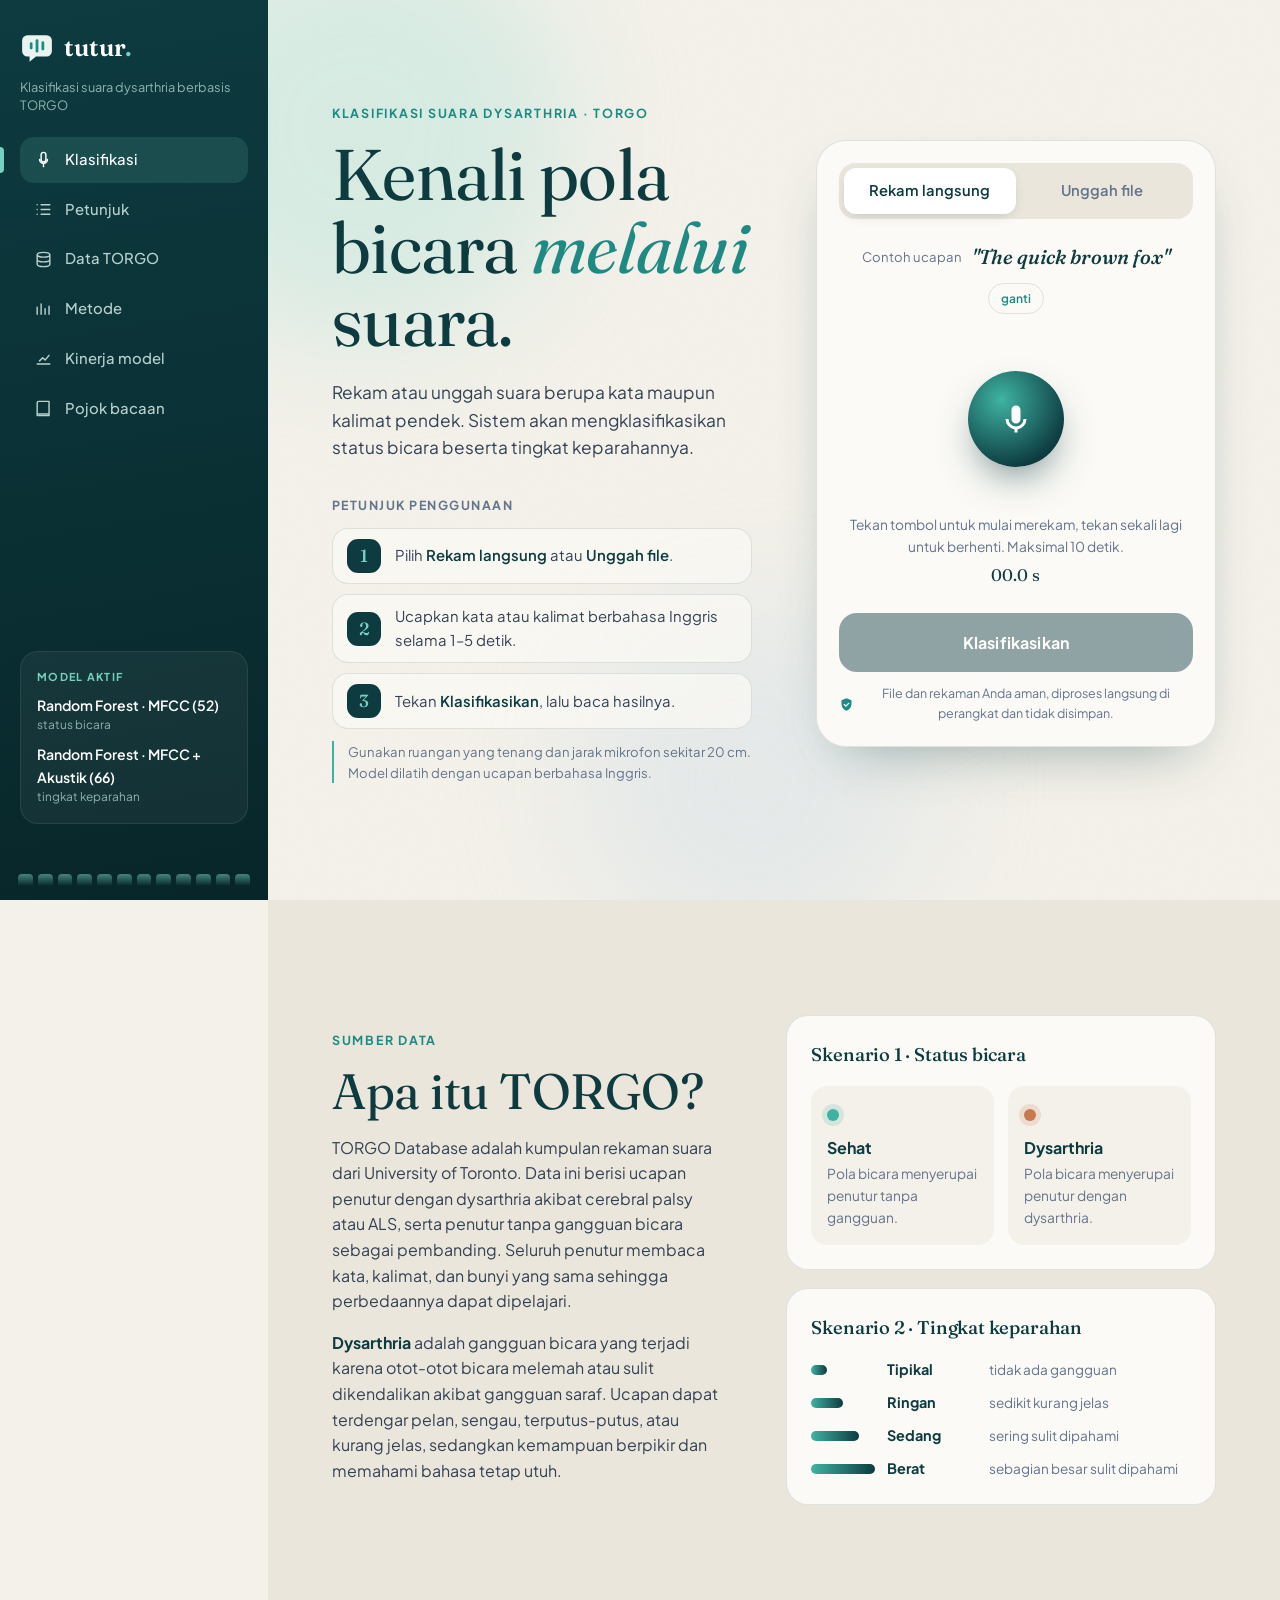
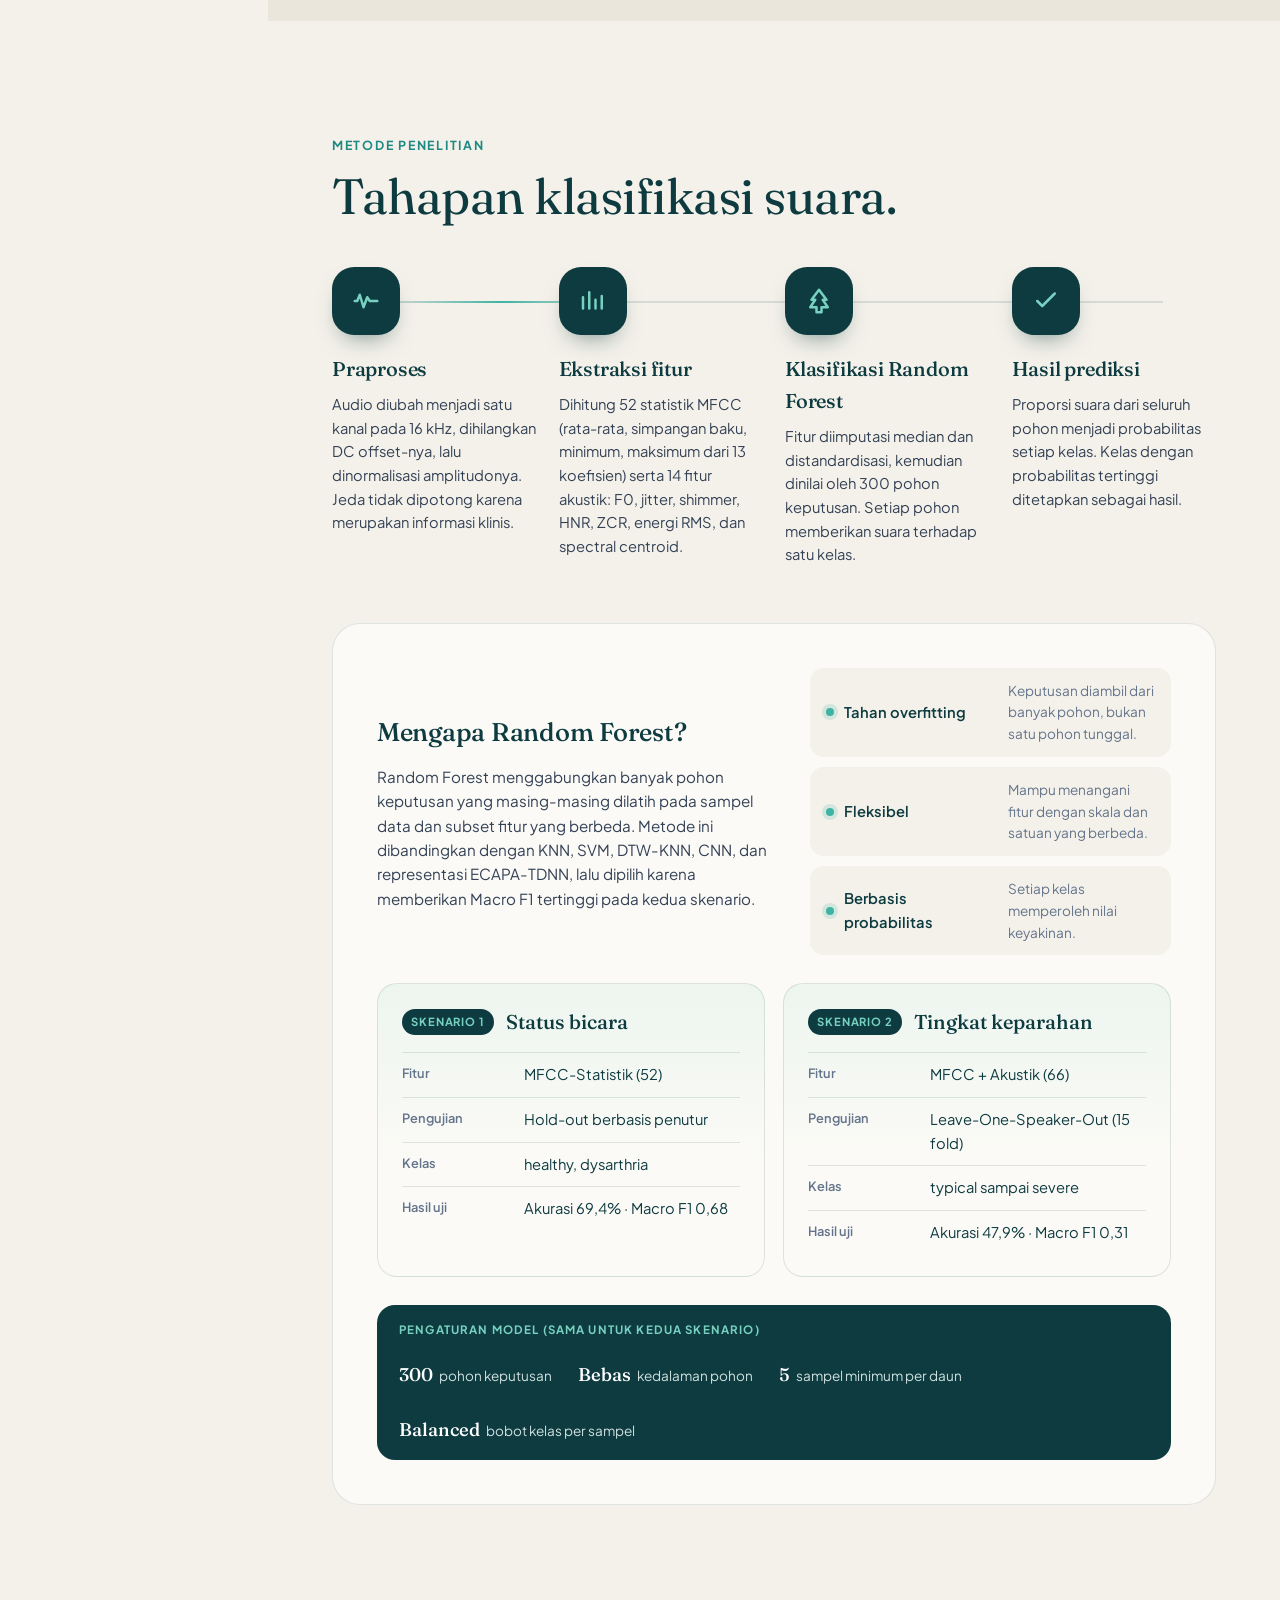
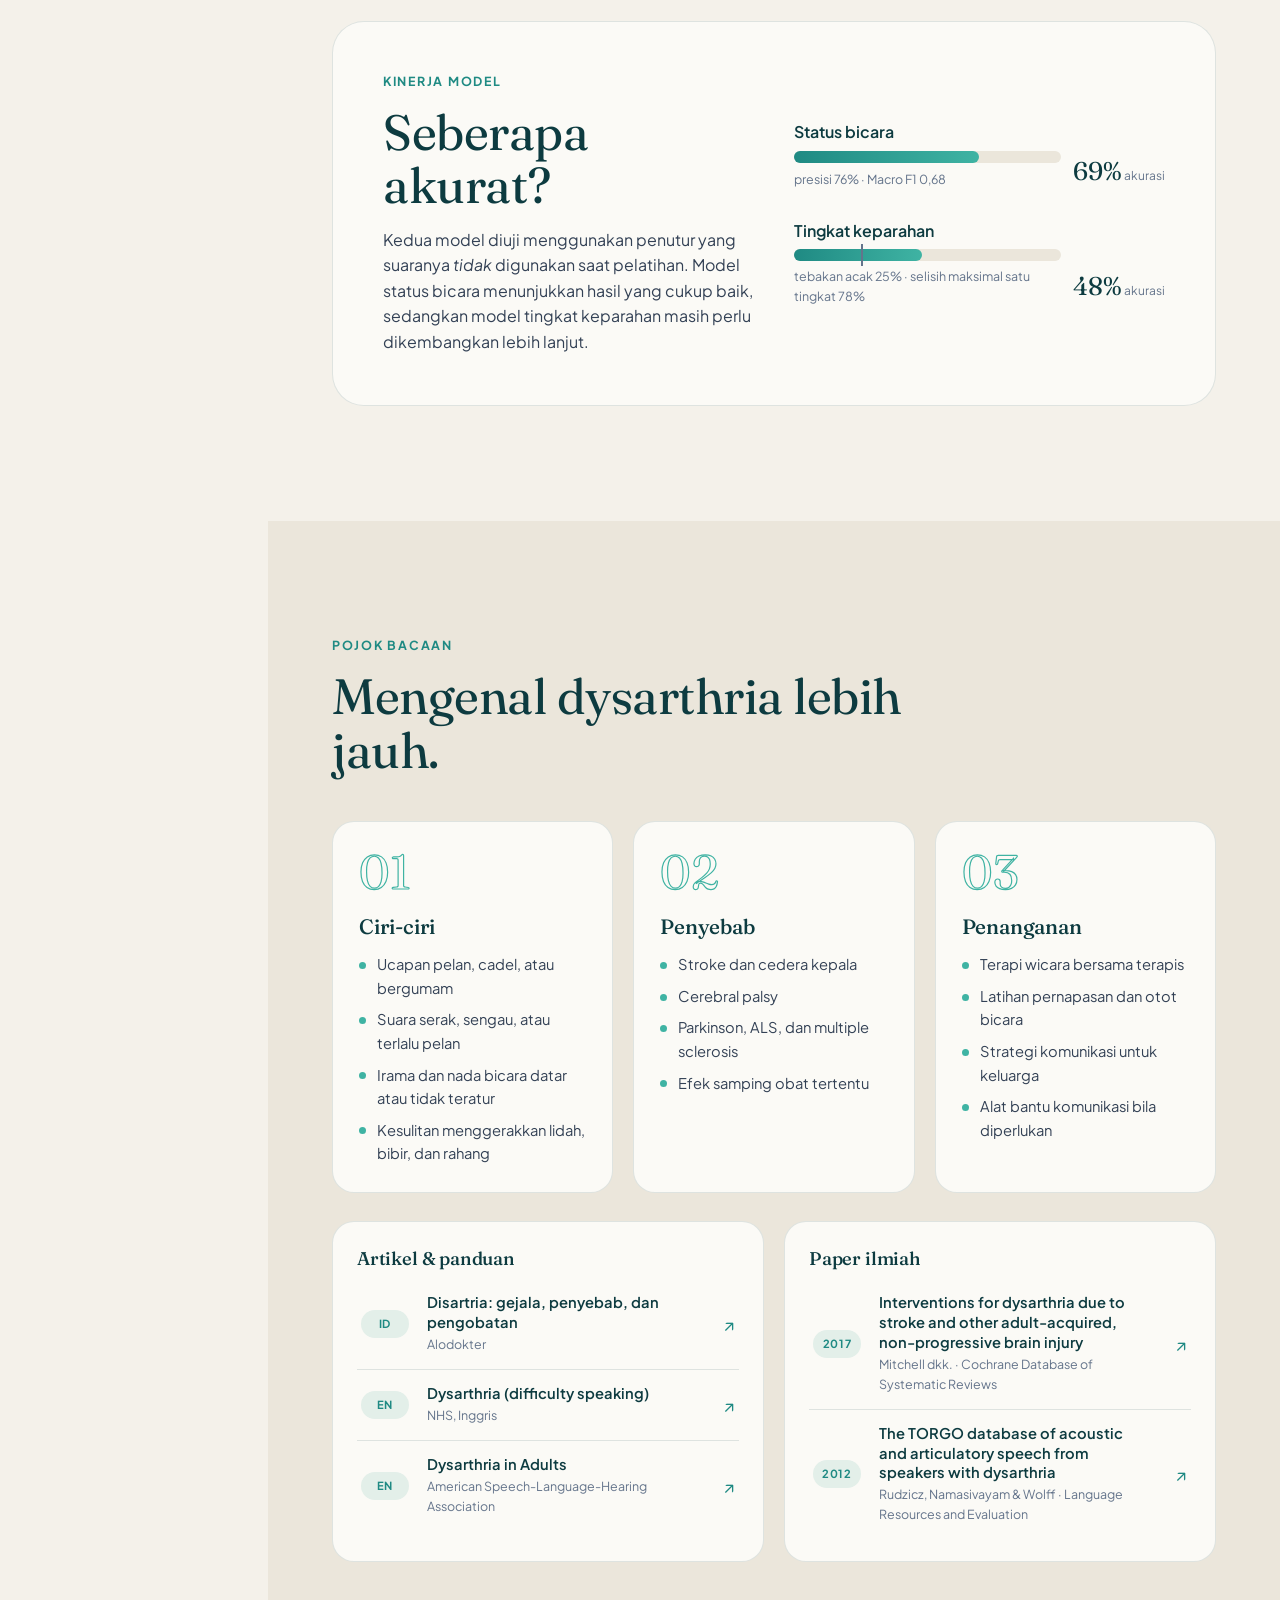
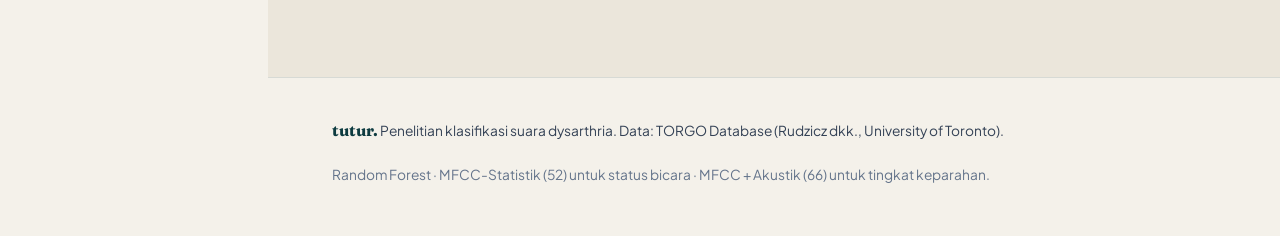
<file: index.html>
<!doctype html>
<html lang="id">
<head>
  <meta charset="utf-8" />
  <meta name="viewport" content="width=device-width, initial-scale=1" />
  <title>tutur. · Klasifikasi Suara Dysarthria</title>
  <meta name="description" content="Klasifikasi status bicara dan tingkat keparahan dysarthria dari rekaman suara menggunakan Random Forest, berbasis TORGO Database." />
  <link rel="preconnect" href="https://fonts.googleapis.com" />
  <link rel="preconnect" href="https://fonts.gstatic.com" crossorigin />
  <link href="https://fonts.googleapis.com/css2?family=Fraunces:ital,opsz,wght@0,9..144,300..700;1,9..144,300..600&family=Plus+Jakarta+Sans:wght@400;500;600;700&display=swap" rel="stylesheet" />
  <link rel="stylesheet" href="assets/css/style.css" />
  <link rel="icon" href="data:image/svg+xml,%3Csvg xmlns='http://www.w3.org/2000/svg' viewBox='0 0 32 32'%3E%3Cpath d='M7 4h18a5 5 0 0 1 5 5v10a5 5 0 0 1-5 5H15l-6 5v-5H7a5 5 0 0 1-5-5V9a5 5 0 0 1 5-5z' fill='%230d3b40'/%3E%3Cpath d='M10.5 12v4M16 9v10M21.5 11v6' stroke='%2378d1c0' stroke-width='2.6' stroke-linecap='round'/%3E%3C/svg%3E" />
</head>
<body>
  <div class="grain" aria-hidden="true"></div>

  <!-- ============ SIDEBAR ============ -->
  <aside class="side" id="side">
    <a class="brand" href="#coba" aria-label="tutur, kembali ke atas">
      <svg class="logo" viewBox="0 0 32 32" width="34" height="34" aria-hidden="true">
        <path d="M7 4h18a5 5 0 0 1 5 5v10a5 5 0 0 1-5 5H15l-6 5v-5H7a5 5 0 0 1-5-5V9a5 5 0 0 1 5-5z" fill="#e9f4f1"/>
        <path class="lb1" d="M10.5 12v4" /><path class="lb2" d="M16 9v10" /><path class="lb3" d="M21.5 11v6" />
      </svg>
      <span>tutur<em>.</em></span>
    </a>
    <p class="side-tag">Klasifikasi suara dysarthria berbasis TORGO</p>

    <nav class="side-nav" id="sideNav">
      <a href="#coba" class="active"><svg viewBox="0 0 24 24"><path d="M12 15a3 3 0 0 0 3-3V6a3 3 0 0 0-6 0v6a3 3 0 0 0 3 3Zm5-3a5 5 0 0 1-10 0M12 17v4"/></svg>Klasifikasi</a>
      <a href="#petunjuk"><svg viewBox="0 0 24 24"><path d="M9 6h11M9 12h11M9 18h11M4 6h.01M4 12h.01M4 18h.01"/></svg>Petunjuk</a>
      <a href="#torgo"><svg viewBox="0 0 24 24"><path d="M4 6c0-1.7 3.6-3 8-3s8 1.3 8 3-3.6 3-8 3-8-1.3-8-3Zm0 0v12c0 1.7 3.6 3 8 3s8-1.3 8-3V6M4 12c0 1.7 3.6 3 8 3s8-1.3 8-3"/></svg>Data TORGO</a>
      <a href="#metode"><svg viewBox="0 0 24 24"><path d="M4 18V9M9 18V5M14 18v-7M19 18V8"/></svg>Metode</a>
      <a href="#kinerja"><svg viewBox="0 0 24 24"><path d="M4 19h16M7 15l4-4 3 3 5-6"/></svg>Kinerja model</a>
      <a href="#bacaan"><svg viewBox="0 0 24 24"><path d="M4 5a2 2 0 0 1 2-2h13v16H6a2 2 0 0 0-2 2V5Zm0 16a2 2 0 0 1 2-2h13v2H6"/></svg>Pojok bacaan</a>
    </nav>

    <div class="side-card">
      <span>Model aktif</span>
      <b>Random Forest · MFCC (52)</b><small>status bicara</small>
      <b>Random Forest · MFCC + Akustik (66)</b><small>tingkat keparahan</small>
    </div>
    <div class="side-wave" aria-hidden="true"><i></i><i></i><i></i><i></i><i></i><i></i><i></i><i></i><i></i><i></i><i></i><i></i></div>
  </aside>

  <header class="mob-bar">
    <a class="brand" href="#coba">
      <svg class="logo" viewBox="0 0 32 32" width="30" height="30" aria-hidden="true">
        <path d="M7 4h18a5 5 0 0 1 5 5v10a5 5 0 0 1-5 5H15l-6 5v-5H7a5 5 0 0 1-5-5V9a5 5 0 0 1 5-5z" fill="#e9f4f1"/>
        <path class="lb1" d="M10.5 12v4" /><path class="lb2" d="M16 9v10" /><path class="lb3" d="M21.5 11v6" />
      </svg>
      <span>tutur<em>.</em></span>
    </a>
    <button class="burger" id="burger" type="button" aria-label="Buka menu" aria-expanded="false"><i></i><i></i><i></i></button>
  </header>
  <div class="scrim" id="scrim"></div>

  <main class="content">
    <!-- ============ KLASIFIKASI ============ -->
    <section class="hero" id="coba">
      <div class="hero-bg" aria-hidden="true"><span class="blob b1"></span><span class="blob b2"></span></div>

      <div class="hero-copy reveal">
        <p class="kicker">Klasifikasi suara dysarthria · TORGO</p>
        <h1>Kenali pola bicara <em>melalui</em> suara.</h1>
        <p class="lede">Rekam atau unggah suara berupa kata maupun kalimat pendek. Sistem akan mengklasifikasikan status bicara beserta tingkat keparahannya.</p>

        <div class="guide" id="petunjuk">
          <p class="guide-title">Petunjuk penggunaan</p>
          <ol>
            <li><b>1</b><span>Pilih <em>Rekam langsung</em> atau <em>Unggah file</em>.</span></li>
            <li><b>2</b><span>Ucapkan kata atau kalimat berbahasa Inggris selama 1–5 detik.</span></li>
            <li><b>3</b><span>Tekan <em>Klasifikasikan</em>, lalu baca hasilnya.</span></li>
          </ol>
          <p class="guide-tip">Gunakan ruangan yang tenang dan jarak mikrofon sekitar 20 cm. Model dilatih dengan ucapan berbahasa Inggris.</p>
        </div>
      </div>

      <div class="studio reveal" id="studio">
        <div class="tabs" role="tablist">
          <button class="tab active" role="tab" aria-selected="true" data-tab="rekam">Rekam langsung</button>
          <button class="tab" role="tab" aria-selected="false" data-tab="unggah">Unggah file</button>
          <span class="tab-ink" aria-hidden="true"></span>
        </div>

        <div class="panel" data-panel="rekam">
          <div class="prompt">
            <span>Contoh ucapan</span>
            <strong id="promptWord">"The quick brown fox"</strong>
            <button class="ghost tiny" id="shuffle" type="button" title="ganti contoh">ganti</button>
          </div>
          <div class="mic-wrap">
            <canvas id="live" width="640" height="160" aria-hidden="true"></canvas>
            <button class="mic" id="micBtn" type="button" aria-label="Mulai merekam">
              <span class="ring r1"></span><span class="ring r2"></span>
              <svg viewBox="0 0 24 24" class="ico-mic"><path d="M12 15a3 3 0 0 0 3-3V6a3 3 0 0 0-6 0v6a3 3 0 0 0 3 3Zm5-3a5 5 0 0 1-10 0H5a7 7 0 0 0 6 6.92V21h2v-2.08A7 7 0 0 0 19 12h-2Z"/></svg>
              <svg viewBox="0 0 24 24" class="ico-stop"><rect x="6" y="6" width="12" height="12" rx="3"/></svg>
            </button>
          </div>
          <p class="mic-hint" id="micHint">Tekan tombol untuk mulai merekam, tekan sekali lagi untuk berhenti. Maksimal 10 detik.</p>
          <p class="timer" id="timer">00.0 s</p>
        </div>

        <div class="panel hidden" data-panel="unggah">
          <label class="drop" id="drop">
            <input type="file" id="fileInput" accept="audio/*,.wav,.mp3,.m4a,.ogg,.webm,.flac" />
            <svg viewBox="0 0 24 24" aria-hidden="true"><path d="M12 3 7 8h3v6h4V8h3l-5-5Zm-7 14v2h14v-2H5Z"/></svg>
            <b>Seret file suara ke area ini</b>
            <span>atau klik untuk memilih · wav, mp3, m4a, ogg, flac</span>
          </label>
        </div>

        <div class="clip hidden" id="clip">
          <canvas id="clipWave" width="640" height="90" aria-hidden="true"></canvas>
          <div class="clip-row">
            <button class="play" id="playBtn" type="button" aria-label="Putar">
              <svg viewBox="0 0 24 24" class="ico-play"><path d="M8 5v14l11-7z"/></svg>
              <svg viewBox="0 0 24 24" class="ico-pause"><path d="M7 5h4v14H7zM13 5h4v14h-4z"/></svg>
            </button>
            <div class="clip-meta"><b id="clipName">rekaman</b><span id="clipInfo">-</span></div>
            <button class="ghost tiny" id="clearBtn" type="button">hapus</button>
          </div>
          <audio id="player" preload="auto"></audio>
        </div>

        <button class="cta" id="analyzeBtn" type="button" disabled>
          <span class="cta-fill" id="ctaFill"></span>
          <span class="cta-label">Klasifikasikan</span>
          <span class="cta-bars" aria-hidden="true"><i></i><i></i><i></i><i></i><i></i></span>
        </button>
        <p class="note" id="studioNote">
          <svg viewBox="0 0 24 24" aria-hidden="true"><path d="M12 2 4 5v6c0 5 3.4 9.4 8 11 4.6-1.6 8-6 8-11V5l-8-3Zm-1 14-4-4 1.4-1.4L11 13.2l4.6-4.6L17 10l-6 6Z"/></svg>
          <span>File dan rekaman Anda aman, diproses langsung di perangkat dan tidak disimpan.</span>
        </p>
        <p class="note sub" id="modelNote"></p>
      </div>
    </section>

    <!-- ============ HASIL ============ -->
    <section class="results hidden" id="hasil" aria-live="polite">
      <div class="section-head">
        <p class="kicker">Hasil klasifikasi</p>
        <h2 id="resultTitle">Hasil klasifikasi suara.</h2>
      </div>
      <div class="result-grid">
        <article class="rcard status-card">
          <header><span class="chip">Skenario 1</span><h3>Status bicara</h3></header>
          <div class="gauge">
            <svg viewBox="0 0 200 200">
              <circle class="g-track" cx="100" cy="100" r="82" />
              <circle class="g-fill" id="gFill" cx="100" cy="100" r="82" />
            </svg>
            <div class="g-center"><b id="gPct">0%</b><span>probabilitas dysarthria</span></div>
          </div>
          <p class="verdict" id="statusVerdict">-</p>
          <div class="split-bar"><i id="sbHealthy"></i><i id="sbDys"></i></div>
          <div class="split-legend"><span>sehat <b id="pHealthy">-</b></span><span>dysarthria <b id="pDys">-</b></span></div>
        </article>

        <article class="rcard sev-card">
          <header><span class="chip">Skenario 2</span><h3>Tingkat keparahan</h3></header>
          <ol class="ladder" id="ladder"></ol>
          <p class="verdict" id="sevVerdict">-</p>
          <p class="small" id="sevNote"></p>
        </article>

        <article class="rcard feat-card">
          <header><span class="chip soft">Ringkasan</span><h3>Ciri akustik</h3></header>
          <dl class="feats" id="featList"></dl>
          <p class="small">Nilai di atas merupakan bagian dari fitur model, bukan ukuran klinis. Nada dan getaran paling stabil diukur pada vokal panjang.</p>
        </article>
      </div>
      <p class="disclaimer">Hasil ini merupakan keluaran model penelitian dan tidak menggantikan diagnosis. Untuk pemeriksaan, silakan berkonsultasi dengan dokter atau terapis wicara.</p>
    </section>

    <!-- ============ TORGO ============ -->
    <section class="torgo" id="torgo">
      <div class="torgo-intro reveal">
        <p class="kicker">Sumber data</p>
        <h2>Apa itu TORGO?</h2>
        <p>TORGO Database adalah kumpulan rekaman suara dari University of Toronto. Data ini berisi ucapan penutur dengan dysarthria akibat cerebral palsy atau ALS, serta penutur tanpa gangguan bicara sebagai pembanding. Seluruh penutur membaca kata, kalimat, dan bunyi yang sama sehingga perbedaannya dapat dipelajari.</p>
        <p><b>Dysarthria</b> adalah gangguan bicara yang terjadi karena otot-otot bicara melemah atau sulit dikendalikan akibat gangguan saraf. Ucapan dapat terdengar pelan, sengau, terputus-putus, atau kurang jelas, sedangkan kemampuan berpikir dan memahami bahasa tetap utuh.</p>
      </div>
      <div class="classes">
        <article class="ccard reveal">
          <h3>Skenario 1 · Status bicara</h3>
          <div class="pair">
            <div><span class="dot ok"></span><b>Sehat</b><p>Pola bicara menyerupai penutur tanpa gangguan.</p></div>
            <div><span class="dot warn"></span><b>Dysarthria</b><p>Pola bicara menyerupai penutur dengan dysarthria.</p></div>
          </div>
        </article>
        <article class="ccard reveal">
          <h3>Skenario 2 · Tingkat keparahan</h3>
          <ul class="scale">
            <li><i style="--l:1"></i><b>Tipikal</b><span>tidak ada gangguan</span></li>
            <li><i style="--l:2"></i><b>Ringan</b><span>sedikit kurang jelas</span></li>
            <li><i style="--l:3"></i><b>Sedang</b><span>sering sulit dipahami</span></li>
            <li><i style="--l:4"></i><b>Berat</b><span>sebagian besar sulit dipahami</span></li>
          </ul>
        </article>
      </div>
    </section>

    <!-- ============ METODE ============ -->
    <section class="process" id="metode">
      <div class="section-head reveal">
        <p class="kicker">Metode penelitian</p>
        <h2>Tahapan klasifikasi suara.</h2>
      </div>
      <div class="flow">
        <div class="flow-line" aria-hidden="true"><span></span></div>
        <div class="fstep reveal">
          <div class="ficon"><svg viewBox="0 0 24 24"><path d="M3 12h2l2-5 3 10 3-8 2 3h6"/></svg></div>
          <h3>Praproses</h3>
          <p>Audio diubah menjadi satu kanal pada 16 kHz, dihilangkan DC offset-nya, lalu dinormalisasi amplitudonya. Jeda tidak dipotong karena merupakan informasi klinis.</p>
        </div>
        <div class="fstep reveal">
          <div class="ficon"><svg viewBox="0 0 24 24"><path d="M4 18V9M9 18V5M14 18v-7M19 18V8"/></svg></div>
          <h3>Ekstraksi fitur</h3>
          <p>Dihitung 52 statistik MFCC (rata-rata, simpangan baku, minimum, maksimum dari 13 koefisien) serta 14 fitur akustik: F0, jitter, shimmer, HNR, ZCR, energi RMS, dan spectral centroid.</p>
        </div>
        <div class="fstep reveal">
          <div class="ficon"><svg viewBox="0 0 24 24"><path d="M12 3 6 11h3l-4 6h5v4h4v-4h5l-4-6h3z"/></svg></div>
          <h3>Klasifikasi Random Forest</h3>
          <p>Fitur diimputasi median dan distandardisasi, kemudian dinilai oleh 300 pohon keputusan. Setiap pohon memberikan suara terhadap satu kelas.</p>
        </div>
        <div class="fstep reveal">
          <div class="ficon"><svg viewBox="0 0 24 24"><path d="m5 12 4 4 10-10"/></svg></div>
          <h3>Hasil prediksi</h3>
          <p>Proporsi suara dari seluruh pohon menjadi probabilitas setiap kelas. Kelas dengan probabilitas tertinggi ditetapkan sebagai hasil.</p>
        </div>
      </div>

      <div class="method reveal">
        <div class="method-intro">
          <div>
            <h3>Mengapa Random Forest?</h3>
            <p>Random Forest menggabungkan banyak pohon keputusan yang masing-masing dilatih pada sampel data dan subset fitur yang berbeda. Metode ini dibandingkan dengan KNN, SVM, DTW-KNN, CNN, dan representasi ECAPA-TDNN, lalu dipilih karena memberikan Macro F1 tertinggi pada kedua skenario.</p>
          </div>
          <ul class="perks">
            <li><b>Tahan overfitting</b><span>Keputusan diambil dari banyak pohon, bukan satu pohon tunggal.</span></li>
            <li><b>Fleksibel</b><span>Mampu menangani fitur dengan skala dan satuan yang berbeda.</span></li>
            <li><b>Berbasis probabilitas</b><span>Setiap kelas memperoleh nilai keyakinan.</span></li>
          </ul>
        </div>

        <div class="scen-grid">
          <article class="scen">
            <header><span class="chip">Skenario 1</span><h4>Status bicara</h4></header>
            <dl>
              <div><dt>Fitur</dt><dd>MFCC-Statistik (52)</dd></div>
              <div><dt>Pengujian</dt><dd>Hold-out berbasis penutur</dd></div>
              <div><dt>Kelas</dt><dd>healthy, dysarthria</dd></div>
              <div><dt>Hasil uji</dt><dd>Akurasi 69,4% · Macro F1 0,68</dd></div>
            </dl>
          </article>
          <article class="scen">
            <header><span class="chip">Skenario 2</span><h4>Tingkat keparahan</h4></header>
            <dl>
              <div><dt>Fitur</dt><dd>MFCC + Akustik (66)</dd></div>
              <div><dt>Pengujian</dt><dd>Leave-One-Speaker-Out (15 fold)</dd></div>
              <div><dt>Kelas</dt><dd>typical sampai severe</dd></div>
              <div><dt>Hasil uji</dt><dd>Akurasi 47,9% · Macro F1 0,31</dd></div>
            </dl>
          </article>
        </div>

        <div class="shared">
          <span class="shared-label">Pengaturan model (sama untuk kedua skenario)</span>
          <ul>
            <li><b>300</b> pohon keputusan</li>
            <li><b>Bebas</b> kedalaman pohon</li>
            <li><b>5</b> sampel minimum per daun</li>
            <li><b>Balanced</b> bobot kelas per sampel</li>
          </ul>
        </div>
      </div>
    </section>

    <!-- ============ KINERJA ============ -->
    <section class="honest" id="kinerja">
      <div class="honest-card reveal">
        <div>
          <p class="kicker">Kinerja model</p>
          <h2>Seberapa akurat?</h2>
          <p>Kedua model diuji menggunakan penutur yang suaranya <em>tidak</em> digunakan saat pelatihan. Model status bicara menunjukkan hasil yang cukup baik, sedangkan model tingkat keparahan masih perlu dikembangkan lebih lanjut.</p>
        </div>
        <div class="meters">
          <div class="meter" data-val="69.4">
            <span class="m-label">Status bicara</span>
            <div class="m-bar"><i></i></div>
            <span class="m-val">69%<small> akurasi</small></span>
            <span class="m-sub">presisi 76% · Macro F1 0,68</span>
          </div>
          <div class="meter" data-val="47.9">
            <span class="m-label">Tingkat keparahan</span>
            <div class="m-bar"><i></i><b class="chance" style="--c:25%"></b></div>
            <span class="m-val">48%<small> akurasi</small></span>
            <span class="m-sub">tebakan acak 25% · selisih maksimal satu tingkat 78%</span>
          </div>
        </div>
      </div>
    </section>

    <!-- ============ POJOK BACAAN ============ -->
    <section class="reading" id="bacaan">
      <div class="section-head reveal">
        <p class="kicker">Pojok bacaan</p>
        <h2>Mengenal dysarthria lebih jauh.</h2>
      </div>
      <div class="read-grid">
        <article class="rcol reveal">
          <span class="rnum">01</span>
          <h3>Ciri-ciri</h3>
          <ul>
            <li>Ucapan pelan, cadel, atau bergumam</li>
            <li>Suara serak, sengau, atau terlalu pelan</li>
            <li>Irama dan nada bicara datar atau tidak teratur</li>
            <li>Kesulitan menggerakkan lidah, bibir, dan rahang</li>
          </ul>
        </article>
        <article class="rcol reveal">
          <span class="rnum">02</span>
          <h3>Penyebab</h3>
          <ul>
            <li>Stroke dan cedera kepala</li>
            <li>Cerebral palsy</li>
            <li>Parkinson, ALS, dan multiple sclerosis</li>
            <li>Efek samping obat tertentu</li>
          </ul>
        </article>
        <article class="rcol reveal">
          <span class="rnum">03</span>
          <h3>Penanganan</h3>
          <ul>
            <li>Terapi wicara bersama terapis</li>
            <li>Latihan pernapasan dan otot bicara</li>
            <li>Strategi komunikasi untuk keluarga</li>
            <li>Alat bantu komunikasi bila diperlukan</li>
          </ul>
        </article>
      </div>
      <div class="ref-wrap">
        <div class="ref-group reveal">
          <h3>Artikel &amp; panduan</h3>
          <ul class="links">
            <li><a href="https://www.alodokter.com/disartria" target="_blank" rel="noopener"><span class="tag">ID</span><span class="ref-txt"><b>Disartria: gejala, penyebab, dan pengobatan</b><small>Alodokter</small></span></a></li>
            <li><a href="https://www.nhs.uk/conditions/dysarthria/" target="_blank" rel="noopener"><span class="tag">EN</span><span class="ref-txt"><b>Dysarthria (difficulty speaking)</b><small>NHS, Inggris</small></span></a></li>
            <li><a href="https://www.asha.org/practice-portal/clinical-topics/dysarthria-in-adults/" target="_blank" rel="noopener"><span class="tag">EN</span><span class="ref-txt"><b>Dysarthria in Adults</b><small>American Speech-Language-Hearing Association</small></span></a></li>
          </ul>
        </div>
        <div class="ref-group reveal">
          <h3>Paper ilmiah</h3>
          <ul class="links">
            <li><a href="https://pubmed.ncbi.nlm.nih.gov/28121021/" target="_blank" rel="noopener"><span class="tag">2017</span><span class="ref-txt"><b>Interventions for dysarthria due to stroke and other adult-acquired, non-progressive brain injury</b><small>Mitchell dkk. · Cochrane Database of Systematic Reviews</small></span></a></li>
            <li><a href="https://doi.org/10.1007/s10579-011-9145-0" target="_blank" rel="noopener"><span class="tag">2012</span><span class="ref-txt"><b>The TORGO database of acoustic and articulatory speech from speakers with dysarthria</b><small>Rudzicz, Namasivayam &amp; Wolff · Language Resources and Evaluation</small></span></a></li>
          </ul>
        </div>
      </div>
    </section>

    <footer class="foot">
      <p><b>tutur.</b> Penelitian klasifikasi suara dysarthria. Data: TORGO Database (Rudzicz dkk., University of Toronto).</p>
      <p class="muted">Random Forest · MFCC-Statistik (52) untuk status bicara · MFCC + Akustik (66) untuk tingkat keparahan.</p>
    </footer>
  </main>

  <div class="toast" id="toast" role="status"></div>
  <script src="assets/js/app.js"></script>
</body>
</html>
</file>
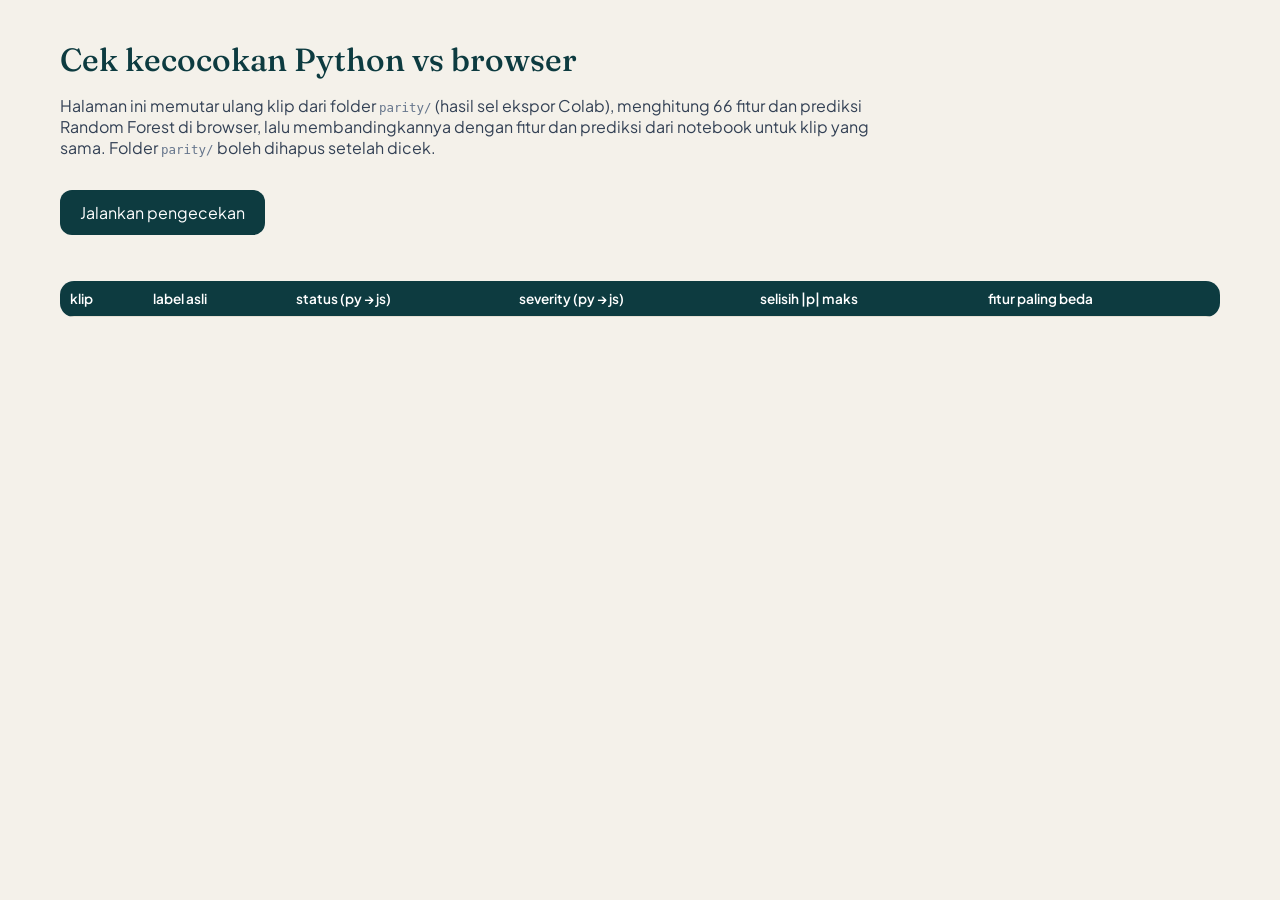
<file: cek.html>
<!doctype html>
<html lang="id">
<head>
  <meta charset="utf-8" />
  <meta name="viewport" content="width=device-width, initial-scale=1" />
  <title>tutur. · cek kecocokan model</title>
  <link href="https://fonts.googleapis.com/css2?family=Fraunces:opsz,wght@9..144,400..600&family=Plus+Jakarta+Sans:wght@400;600&display=swap" rel="stylesheet" />
  <style>
    body { font-family: "Plus Jakarta Sans", sans-serif; background: #f4f1ea; color: #334155; margin: 0; padding: 40px clamp(16px, 5vw, 60px); }
    h1 { font-family: Fraunces, serif; font-weight: 500; color: #0d3b40; margin: 0 0 6px; }
    p { max-width: 70ch; }
    button { font: inherit; background: #0d3b40; color: #fff; border: 0; border-radius: 12px; padding: 12px 20px; cursor: pointer; margin: 16px 0; }
    .sum { display: flex; gap: 14px; flex-wrap: wrap; margin: 10px 0 20px; }
    .sum div { background: #fff; border-radius: 14px; padding: 14px 18px; min-width: 160px; }
    .sum b { display: block; font-family: Fraunces, serif; font-size: 1.8rem; color: #0d3b40; font-weight: 500; }
    table { border-collapse: collapse; width: 100%; background: #fff; border-radius: 14px; overflow: hidden; font-size: .85rem; }
    th, td { padding: 9px 10px; border-bottom: 1px solid #e5e0d4; text-align: left; vertical-align: top; }
    th { background: #0d3b40; color: #fff; font-weight: 600; }
    .ok { color: #1f8a83; font-weight: 600; } .no { color: #b4572f; font-weight: 600; }
    code { font-size: .78rem; color: #64748b; }
  </style>
</head>
<body>
  <h1>Cek kecocokan Python vs browser</h1>
  <p>Halaman ini memutar ulang klip dari folder <code>parity/</code> (hasil sel ekspor Colab), menghitung 66 fitur dan prediksi Random Forest di browser, lalu membandingkannya dengan fitur dan prediksi dari notebook untuk klip yang sama. Folder <code>parity/</code> boleh dihapus setelah dicek.</p>
  <button id="run">Jalankan pengecekan</button>
  <div class="sum" id="sum"></div>
  <table id="tbl"><thead><tr><th>klip</th><th>label asli</th><th>status (py → js)</th><th>severity (py → js)</th><th>selisih |p| maks</th><th>fitur paling beda</th></tr></thead><tbody></tbody></table>
  <script>
  (async () => {
    const $ = (s) => document.querySelector(s);
    const worker = new Worker("assets/js/worker.js");
    const base = new URL("model", location.href).href;
    let id = 0; const wait = new Map();
    worker.onmessage = (e) => {
      const w = wait.get(e.data.id); if (!w) return;
      if (e.data.type === "progress") { if (e.data.stage === "unduh") $("#run").textContent = `Mengunduh model ${Math.round(100 * e.data.loaded / e.data.total)}%`; return; }
      wait.delete(e.data.id); e.data.type === "error" ? w.rej(new Error(e.data.message)) : w.res(e.data);
    };
    const call = (m, tr) => new Promise((res, rej) => { const i = ++id; wait.set(i, { res, rej }); worker.postMessage({ ...m, id: i, base }, tr || []); });
    const argmax = (a) => a.indexOf(Math.max(...a));
    $("#run").onclick = async () => {
      $("#run").disabled = true;
      const P = await (await fetch("parity/parity.json", { cache: "no-cache" })).json();
      const tb = $("#tbl tbody"); tb.innerHTML = "";
      let agreeS = 0, agreeV = 0, n = 0, worstP = 0; const featErr = {};
      for (const c of P.clips) {
        const ab = await (await fetch("parity/" + c.file)).arrayBuffer();
        const buf = await new OfflineAudioContext(1, 1, 16000).decodeAudioData(ab);
        const s = new Float32Array(buf.getChannelData(0));
        const r = await call({ type: "analyze", samples: s, sr: 16000 }, [s.buffer]);
        $("#run").textContent = `Klip ${n + 1}/${P.clips.length}`;
        const pyS = P.classes_status[argmax(c.py_status)], pyV = P.classes_severity[argmax(c.py_severity)];
        const okS = pyS === r.status.label, okV = pyV === r.severity.label;
        agreeS += okS; agreeV += okV; n++;
        const dP = Math.max(...c.py_status.map((v, i) => Math.abs(v - r.status.proba[i])), ...c.py_severity.map((v, i) => Math.abs(v - r.severity.proba[i])));
        worstP = Math.max(worstP, dP);
        const diffs = Object.entries(c.feats).map(([k, v]) => {
          const j = r.feats[k];
          if (v === null && !Number.isFinite(j)) return [k, 0];
          if (v === null || !Number.isFinite(j)) return [k, Infinity];
          return [k, Math.abs(v - j) / Math.max(1e-6, Math.abs(v))];
        });
        diffs.forEach(([k, d]) => { (featErr[k] = featErr[k] || []).push(d); });
        diffs.sort((a, b) => b[1] - a[1]);
        tb.insertAdjacentHTML("beforeend", `<tr><td>${c.file}<br><code>${c.speaker}</code></td><td>${c.label_status}<br><code>${c.label_severity}</code></td>
          <td class="${okS ? "ok" : "no"}">${pyS} → ${r.status.label}</td><td class="${okV ? "ok" : "no"}">${pyV} → ${r.severity.label}</td>
          <td>${dP.toFixed(3)}</td><td><code>${diffs.slice(0, 3).map(([k, d]) => `${k}: ${(d * 100).toFixed(2)}%`).join("<br>")}</code></td></tr>`);
      }
      const med = (a) => { const s = [...a].sort((x, y) => x - y); return s[Math.floor(s.length / 2)]; };
      const worst = Object.entries(featErr).map(([k, a]) => [k, med(a)]).sort((a, b) => b[1] - a[1]).slice(0, 4);
      $("#sum").innerHTML = `<div><b>${agreeS}/${n}</b>status sama</div><div><b>${agreeV}/${n}</b>severity sama</div><div><b>${worstP.toFixed(3)}</b>selisih probabilitas terbesar</div>
        <div><code>median selisih relatif terbesar</code><br>${worst.map(([k, v]) => `${k}: ${(v * 100).toFixed(2)}%`).join("<br>")}</div>`;
      $("#run").textContent = "Jalankan pengecekan";
      $("#run").disabled = false;
    };
  })();
  </script>
</body>
</html>
</file>
<file: assets/css/style.css>
:root {
  --deep: #0d3b40;
  --deep-2: #12505a;
  --teal: #1f8a83;
  --teal-2: #3fb3a3;
  --mint: #78d1c0;
  --slate: #334155;
  --slate-2: #64748b;
  --slate-3: #94a3b8;
  --paper: #f4f1ea;
  --paper-2: #ebe6db;
  --card: #fbfaf6;
  --line: rgba(13, 59, 64, 0.12);
  --warn: #c7794f;
  --shadow: 0 24px 60px -28px rgba(13, 59, 64, 0.45);
  --r: 22px;
  --serif: "Fraunces", Georgia, serif;
  --sans: "Plus Jakarta Sans", system-ui, sans-serif;
}

* { box-sizing: border-box; }
html { scroll-behavior: smooth; }
body {
  margin: 0;
  font-family: var(--sans);
  color: var(--slate);
  background: var(--paper);
  line-height: 1.6;
  -webkit-font-smoothing: antialiased;
  overflow-x: hidden;
}
.grain {
  position: fixed; inset: 0; pointer-events: none; z-index: 0; opacity: 0.35;
  background-image: url("data:image/svg+xml,%3Csvg xmlns='http://www.w3.org/2000/svg' width='160' height='160'%3E%3Cfilter id='n'%3E%3CfeTurbulence baseFrequency='0.9' numOctaves='2' stitchTiles='stitch'/%3E%3CfeColorMatrix values='0 0 0 0 0.05 0 0 0 0 0.23 0 0 0 0 0.25 0 0 0 0.05 0'/%3E%3C/filter%3E%3Crect width='100%25' height='100%25' filter='url(%23n)'/%3E%3C/svg%3E");
}
main { position: relative; z-index: 1; }
:root { --side: 268px; }
h1, h2, h3 { font-family: var(--serif); color: var(--deep); font-weight: 500; letter-spacing: -0.01em; margin: 0; }
h1 em, h2 em { font-style: italic; color: var(--teal); }
p { margin: 0; }
button { font: inherit; cursor: pointer; }
.hidden { display: none !important; }

/* ---------- sidebar ---------- */
.side {
  position: fixed; top: 0; left: 0; bottom: 0; width: var(--side); z-index: 30;
  display: flex; flex-direction: column; gap: 22px;
  padding: 28px 20px 0;
  background: linear-gradient(170deg, #0d3b40 0%, #0a2f33 60%, #082629 100%);
  color: #cfe0de; overflow: hidden auto; scrollbar-width: none;
  transition: transform .45s cubic-bezier(.6,.05,.2,1);
}
.brand { display: flex; align-items: center; gap: 10px; text-decoration: none; color: #fff; font-family: var(--serif); font-size: 1.55rem; font-weight: 600; }
.brand em { color: var(--mint); font-style: normal; }
.side-tag { font-size: .8rem; color: #8fb3ae; margin-top: -12px; line-height: 1.45; }
.side-nav { display: flex; flex-direction: column; gap: 4px; }
.side-nav a {
  position: relative; display: flex; align-items: center; gap: 12px;
  padding: 11px 14px; border-radius: 14px; text-decoration: none;
  color: #b9d1ce; font-size: .93rem; font-weight: 500;
  transition: background .25s, color .25s, padding-left .25s;
}
.side-nav a svg { width: 19px; height: 19px; fill: none; stroke: currentColor; stroke-width: 1.8; stroke-linecap: round; stroke-linejoin: round; flex: none; }
.side-nav a:hover { background: rgba(255,255,255,.06); color: #fff; padding-left: 18px; }
.side-nav a.active { background: rgba(120,209,192,.14); color: #fff; }
.side-nav a.active::before { content: ""; position: absolute; left: -20px; top: 10px; bottom: 10px; width: 4px; border-radius: 0 4px 4px 0; background: var(--mint); }
.side-card { margin-top: auto; background: rgba(255,255,255,.05); border: 1px solid rgba(255,255,255,.08); border-radius: 18px; padding: 16px; display: flex; flex-direction: column; }
.side-card span { font-size: .68rem; letter-spacing: .12em; text-transform: uppercase; color: var(--mint); font-weight: 700; margin-bottom: 8px; }
.side-card b { color: #fff; font-weight: 600; font-size: .88rem; }
.side-card small { color: #8fb3ae; font-size: .74rem; margin-bottom: 8px; }
.side-card small:last-child { margin-bottom: 0; }
.side-wave { display: flex; align-items: flex-end; gap: 5px; height: 54px; margin: 0 -2px; padding-bottom: 14px; opacity: .55; flex: none; }
.side-wave i { flex: 1; background: linear-gradient(180deg, var(--mint), transparent); border-radius: 4px 4px 0 0; height: 30%; animation: wv 2.4s ease-in-out infinite; }
.side-wave i:nth-child(3n) { animation-delay: -.6s; } .side-wave i:nth-child(3n+1) { animation-delay: -1.3s; } .side-wave i:nth-child(4n) { animation-delay: -1.9s; }
@keyframes wv { 50% { height: 95%; } }
.side::-webkit-scrollbar { display: none; }
@media (max-height: 720px) and (min-width: 981px) {
  .side { gap: 16px; padding-top: 22px; }
  .side-nav a { padding: 9px 14px; }
  .side-wave { display: none; }
  .side-card { margin-bottom: 18px; }
}
.content { margin-left: var(--side); }
.mob-bar, .scrim { display: none; }

.logo path[class^="lb"] { stroke: var(--teal); stroke-width: 2.6; stroke-linecap: round; transform-origin: center; transform-box: fill-box; animation: talk 1.6s ease-in-out infinite; }
.logo .lb2 { animation-delay: -.5s; }
.logo .lb3 { animation-delay: -1s; }
@keyframes talk { 50% { transform: scaleY(.5); } }

/* ---------- hero ---------- */
.hero {
  position: relative;
  display: grid; grid-template-columns: 1.05fr 1fr; gap: clamp(28px, 5vw, 72px); align-items: center;
  padding: clamp(40px, 7vw, 96px) clamp(18px, 5vw, 64px) clamp(60px, 8vw, 110px);
  min-height: 100vh;
}
.hero-bg { position: absolute; inset: 0; overflow: hidden; z-index: -1; }
.blob { position: absolute; border-radius: 50%; filter: blur(60px); opacity: .55; animation: drift 18s ease-in-out infinite alternate; }
.b1 { width: 420px; height: 420px; background: #bfe6dc; top: -80px; left: -120px; }
.b2 { width: 360px; height: 360px; background: #d9e3e8; bottom: -60px; left: 30%; animation-delay: -6s; }
.b3 { width: 300px; height: 300px; background: #cfe9e1; top: 20%; right: -80px; animation-delay: -11s; }
@keyframes drift { to { transform: translate(60px, 40px) scale(1.12); } }

.kicker { font-size: .78rem; letter-spacing: .14em; text-transform: uppercase; color: var(--teal); font-weight: 700; margin-bottom: 14px; }
.hero h1 { font-size: clamp(2.5rem, 5.6vw, 4.6rem); line-height: 1.02; font-weight: 400; max-width: 12ch; }
.lede { margin-top: 22px; font-size: 1.08rem; color: var(--slate); max-width: 46ch; }
.guide { margin-top: 34px; max-width: 520px; scroll-margin-top: 90px; }
.guide-title { font-size: .78rem; letter-spacing: .12em; text-transform: uppercase; font-weight: 700; color: var(--slate-2); margin-bottom: 12px; }
.guide ol { list-style: none; margin: 0; padding: 0; display: grid; gap: 10px; }
.guide li { display: flex; align-items: center; gap: 14px; background: rgba(251, 250, 246, .7); border: 1px solid var(--line); border-radius: 16px; padding: 10px 14px; transition: transform .3s, background .3s; }
.guide li:hover { transform: translateX(6px); background: var(--card); }
.guide li b { flex: none; width: 34px; height: 34px; border-radius: 11px; display: grid; place-items: center; background: var(--deep); color: var(--mint); font-family: var(--serif); font-size: 1.1rem; font-weight: 500; }
.guide li span { font-size: .93rem; }
.guide li em { font-style: normal; font-weight: 600; color: var(--deep); }
.guide-tip { margin-top: 12px; font-size: .82rem; color: var(--slate-2); padding-left: 14px; border-left: 2px solid var(--teal-2); }

/* ---------- studio ---------- */
.studio {
  background: var(--card);
  border: 1px solid var(--line);
  border-radius: 30px;
  padding: 22px;
  box-shadow: var(--shadow);
  position: relative;
}
.tabs { position: relative; display: grid; grid-template-columns: 1fr 1fr; background: var(--paper-2); border-radius: 16px; padding: 5px; }
.tab { position: relative; z-index: 1; border: 0; background: none; padding: 11px 8px; border-radius: 12px; font-weight: 600; font-size: .92rem; color: var(--slate-2); transition: color .3s; }
.tab.active { color: var(--deep); }
.tab-ink { position: absolute; top: 5px; bottom: 5px; left: 5px; width: calc(50% - 5px); background: #fff; border-radius: 12px; box-shadow: 0 4px 14px -6px rgba(13,59,64,.3); transition: transform .45s cubic-bezier(.6,.05,.2,1); }
.tabs[data-on="unggah"] .tab-ink { transform: translateX(100%); }
.panel { padding: 22px 6px 6px; animation: fadeUp .45s ease; }
@keyframes fadeUp { from { opacity: 0; transform: translateY(8px); } }

.prompt { display: flex; align-items: center; justify-content: center; gap: 10px; flex-wrap: wrap; text-align: center; }
.prompt span { font-size: .82rem; color: var(--slate-2); }
.prompt strong { font-family: var(--serif); font-size: 1.25rem; color: var(--deep); font-weight: 500; font-style: italic; }
.ghost { border: 1px solid var(--line); background: transparent; color: var(--teal); border-radius: 99px; padding: 5px 12px; font-weight: 600; transition: background .2s; }
.ghost:hover { background: var(--paper-2); }
.tiny { font-size: .75rem; }

.mic-wrap { position: relative; height: 190px; margin-top: 10px; display: grid; place-items: center; }
#live { position: absolute; inset: 15px 0; width: 100%; height: 160px; }
.mic {
  position: relative; width: 96px; height: 96px; border-radius: 50%; border: 0;
  background: radial-gradient(circle at 35% 30%, var(--teal-2), var(--deep) 75%);
  color: #fff; display: grid; place-items: center;
  box-shadow: 0 18px 40px -14px rgba(13,59,64,.7);
  transition: transform .25s;
}
.mic:hover { transform: scale(1.05); }
.mic svg { width: 36px; height: 36px; fill: currentColor; position: relative; z-index: 2; }
.mic .ico-stop { display: none; }
.mic.rec { background: radial-gradient(circle at 35% 30%, #e19a73, #a4532f 80%); }
.mic.rec .ico-mic { display: none; }
.mic.rec .ico-stop { display: block; }
.ring { position: absolute; inset: 0; border-radius: 50%; border: 2px solid var(--teal-2); opacity: 0; }
.mic:not(.rec) .ring { animation: ping 2.8s ease-out infinite; }
.mic:not(.rec) .r2 { animation-delay: 1.4s; }
.mic.rec .ring { border-color: #e19a73; animation: ping 1.2s ease-out infinite; }
@keyframes ping { 0% { transform: scale(1); opacity: .6; } 100% { transform: scale(1.9); opacity: 0; } }
.mic-hint { text-align: center; font-size: .86rem; color: var(--slate-2); }
.timer { text-align: center; font-family: var(--serif); font-size: 1.05rem; color: var(--deep); margin-top: 4px; font-variant-numeric: tabular-nums; }

.drop {
  display: flex; flex-direction: column; align-items: center; gap: 6px; text-align: center;
  border: 2px dashed rgba(31,138,131,.35); border-radius: 22px; padding: 46px 20px; cursor: pointer;
  background: linear-gradient(180deg, rgba(120,209,192,.08), transparent);
  transition: border-color .25s, transform .25s, background .25s;
}
.drop input { display: none; }
.drop svg { width: 40px; height: 40px; fill: var(--teal); margin-bottom: 6px; animation: bob 2.4s ease-in-out infinite; }
.drop b { color: var(--deep); font-weight: 600; }
.drop span { font-size: .82rem; color: var(--slate-2); }
.drop.over { border-color: var(--teal); transform: scale(1.01); background: rgba(120,209,192,.15); }
@keyframes bob { 50% { transform: translateY(-5px); } }

.clip { margin-top: 16px; background: var(--paper); border-radius: 18px; padding: 12px 14px; animation: fadeUp .4s ease; }
#clipWave { width: 100%; height: 70px; display: block; }
.clip-row { display: flex; align-items: center; gap: 12px; margin-top: 6px; }
.play { width: 42px; height: 42px; border-radius: 50%; border: 0; background: var(--deep); color: #fff; display: grid; place-items: center; flex: none; }
.play svg { width: 18px; height: 18px; fill: currentColor; }
.play .ico-pause { display: none; }
.play.on .ico-play { display: none; }
.play.on .ico-pause { display: block; }
.clip-meta { display: flex; flex-direction: column; min-width: 0; flex: 1; }
.clip-meta b { color: var(--deep); font-weight: 600; font-size: .92rem; white-space: nowrap; overflow: hidden; text-overflow: ellipsis; }
.clip-meta span { font-size: .78rem; color: var(--slate-2); }

.cta {
  position: relative; overflow: hidden;
  margin-top: 18px; width: 100%; border: 0; border-radius: 18px; padding: 17px 20px;
  background: var(--deep); color: #fff; font-weight: 700; font-size: 1rem; letter-spacing: .01em;
  display: flex; align-items: center; justify-content: center; gap: 12px;
  transition: background .25s, transform .2s, opacity .25s;
}
.cta:not(:disabled):hover { background: var(--deep-2); transform: translateY(-2px); }
.cta:disabled { opacity: .45; cursor: not-allowed; }
.cta-bars { display: none; gap: 3px; align-items: center; height: 18px; }
.cta-bars i { width: 3px; height: 100%; background: var(--mint); border-radius: 2px; animation: eq .9s ease-in-out infinite; }
.cta-bars i:nth-child(2) { animation-delay: -.2s; } .cta-bars i:nth-child(3) { animation-delay: -.4s; }
.cta-bars i:nth-child(4) { animation-delay: -.6s; } .cta-bars i:nth-child(5) { animation-delay: -.8s; }
.cta.busy .cta-bars { display: inline-flex; }
@keyframes eq { 0%,100% { transform: scaleY(.3); } 50% { transform: scaleY(1); } }
.note { display: flex; align-items: center; justify-content: center; gap: 6px; text-align: center; font-size: .78rem; color: var(--slate-2); margin-top: 12px; }
.note svg { width: 15px; height: 15px; fill: var(--teal); flex: none; }
.note.sub { margin-top: 4px; font-size: .74rem; color: var(--slate-3); }
.note.sub:empty { display: none; }
.cta-fill { position: absolute; left: 0; top: 0; bottom: 0; width: 0; background: rgba(120,209,192,.28); transition: width .3s; }
.cta-label, .cta-bars { position: relative; }

/* ---------- section umum ---------- */
section { padding: clamp(60px, 9vw, 120px) clamp(18px, 5vw, 64px); }
.section-head { max-width: 680px; margin-bottom: 44px; }
.section-head h2, .torgo h2, .honest h2 { font-size: clamp(2rem, 4vw, 3.1rem); line-height: 1.08; font-weight: 400; }

/* ---------- hasil ---------- */
.results { background: var(--deep); color: #d7e6e4; border-radius: 40px 40px 0 0; margin-top: -30px; position: relative; z-index: 2; }
.results .kicker { color: var(--mint); }
.results h2 { color: #fff; }
.result-grid { display: grid; grid-template-columns: 1fr 1.15fr 1fr; gap: 20px; }
.rcard { background: rgba(255,255,255,.05); border: 1px solid rgba(255,255,255,.1); border-radius: var(--r); padding: 24px; opacity: 0; transform: translateY(20px); transition: opacity .6s, transform .6s; }
.results.show .rcard { opacity: 1; transform: none; }
.results.show .rcard:nth-child(2) { transition-delay: .12s; }
.results.show .rcard:nth-child(3) { transition-delay: .24s; }
.rcard header { display: flex; align-items: center; gap: 10px; margin-bottom: 18px; }
.rcard h3 { color: #fff; font-size: 1.3rem; }
.chip { white-space: nowrap; flex: none; font-size: .7rem; font-weight: 700; letter-spacing: .08em; text-transform: uppercase; background: var(--mint); color: var(--deep); padding: 4px 9px; border-radius: 99px; }
.chip.soft { background: rgba(255,255,255,.12); color: #d7e6e4; }

.gauge { position: relative; width: 190px; height: 190px; margin: 0 auto; }
.gauge svg { width: 100%; height: 100%; transform: rotate(-90deg); }
.g-track { fill: none; stroke: rgba(255,255,255,.1); stroke-width: 14; }
.g-fill { fill: none; stroke: var(--mint); stroke-width: 14; stroke-linecap: round; stroke-dasharray: 515.2; stroke-dashoffset: 515.2; transition: stroke-dashoffset 1.4s cubic-bezier(.3,.8,.2,1), stroke .4s; }
.g-fill.high { stroke: #e9a27c; }
.g-center { position: absolute; inset: 0; display: flex; flex-direction: column; align-items: center; justify-content: center; }
.g-center b { font-family: var(--serif); font-size: 2.8rem; color: #fff; font-weight: 400; line-height: 1; }
.g-center span { font-size: .78rem; color: #9fc3be; margin-top: 4px; }
.verdict { margin-top: 18px; font-family: var(--serif); font-size: 1.2rem; color: #fff; text-align: center; }
.split-bar { display: flex; height: 8px; border-radius: 99px; overflow: hidden; margin-top: 16px; background: rgba(255,255,255,.1); }
.split-bar i { display: block; height: 100%; width: 0; transition: width 1.2s cubic-bezier(.3,.8,.2,1); }
#sbHealthy { background: var(--mint); } #sbDys { background: #e9a27c; }
.split-legend { display: flex; justify-content: space-between; font-size: .8rem; margin-top: 8px; color: #9fc3be; }
.split-legend b { color: #fff; font-weight: 600; }

.ladder { list-style: none; margin: 0; padding: 0; display: flex; flex-direction: column; gap: 10px; }
.ladder li { display: grid; grid-template-columns: 110px 1fr 46px; align-items: center; gap: 12px; font-size: .9rem; padding: 8px 10px; border-radius: 12px; transition: background .4s; }
.ladder li.top { background: rgba(120,209,192,.14); }
.ladder li span { color: #cfe0de; }
.ladder li.top span { color: #fff; font-weight: 600; }
.ladder .lb { height: 8px; background: rgba(255,255,255,.08); border-radius: 99px; overflow: hidden; }
.ladder .lb i { display: block; height: 100%; width: 0; border-radius: 99px; background: linear-gradient(90deg, var(--teal-2), var(--mint)); transition: width 1.2s cubic-bezier(.3,.8,.2,1); }
.ladder li.top .lb i { background: linear-gradient(90deg, var(--mint), #e9f7f3); }
.ladder em { font-style: normal; text-align: right; font-variant-numeric: tabular-nums; color: #fff; }
.small { font-size: .8rem; color: #9fc3be; margin-top: 12px; }

.feats { margin: 0; display: grid; grid-template-columns: 1fr 1fr; gap: 12px; }
.feats div { background: rgba(255,255,255,.05); border-radius: 14px; padding: 12px; }
.feats dt { font-size: .72rem; color: #9fc3be; text-transform: uppercase; letter-spacing: .06em; }
.feats dd { margin: 4px 0 0; font-family: var(--serif); font-size: 1.35rem; color: #fff; }
.feats dd small { font-family: var(--sans); font-size: .72rem; color: #9fc3be; margin-left: 3px; }
.disclaimer { margin-top: 30px; font-size: .85rem; color: #9fc3be; border-top: 1px solid rgba(255,255,255,.1); padding-top: 20px; max-width: 760px; }


/* ---------- torgo ---------- */
.torgo { display: grid; grid-template-columns: 1fr 1.1fr; gap: clamp(28px, 5vw, 70px); background: var(--paper-2); }
.torgo-intro p { margin-top: 16px; max-width: 52ch; }
.torgo-intro b { color: var(--deep); }
.classes { display: grid; gap: 18px; align-content: start; }
.ccard { background: var(--card); border-radius: var(--r); padding: 24px; border: 1px solid var(--line); }
.ccard h3 { font-size: 1.15rem; margin-bottom: 16px; }
.pair { display: grid; grid-template-columns: 1fr 1fr; gap: 14px; }
.pair div { background: var(--paper); border-radius: 16px; padding: 16px; }
.pair b { color: var(--deep); display: block; margin-top: 8px; }
.pair p { font-size: .86rem; color: var(--slate-2); margin-top: 2px; }
.dot { display: inline-block; width: 12px; height: 12px; border-radius: 50%; }
.dot.ok { background: var(--teal-2); box-shadow: 0 0 0 5px rgba(63,179,163,.18); }
.dot.warn { background: var(--warn); box-shadow: 0 0 0 5px rgba(199,121,79,.18); }
.scale { list-style: none; margin: 0; padding: 0; display: grid; gap: 10px; }
.scale li { display: grid; grid-template-columns: 64px 90px 1fr; align-items: center; gap: 12px; font-size: .9rem; }
.scale i { height: 10px; border-radius: 99px; background: linear-gradient(90deg, var(--teal-2), var(--deep)); width: calc(var(--l) * 25%); }
.scale b { color: var(--deep); }
.scale span { color: var(--slate-2); font-size: .85rem; }

/* ---------- proses ---------- */
.flow { position: relative; display: grid; grid-template-columns: repeat(4, 1fr); gap: 22px; }
.flow-line { position: absolute; top: 34px; left: 6%; right: 6%; height: 2px; background: var(--line); overflow: hidden; }
.flow-line span { position: absolute; inset: 0; width: 30%; background: linear-gradient(90deg, transparent, var(--teal-2), transparent); animation: travel 3.2s linear infinite; }
@keyframes travel { from { transform: translateX(-100%); } to { transform: translateX(380%); } }
.fstep { position: relative; }
.ficon { width: 68px; height: 68px; border-radius: 22px; background: var(--deep); display: grid; place-items: center; margin-bottom: 18px; box-shadow: 0 12px 24px -12px rgba(13,59,64,.6); }
.ficon svg { width: 30px; height: 30px; fill: none; stroke: var(--mint); stroke-width: 2; stroke-linecap: round; stroke-linejoin: round; }
.fstep h3 { font-size: 1.25rem; margin-bottom: 8px; }
.fstep p { font-size: .92rem; }

.method { margin-top: 56px; display: grid; gap: 28px; background: var(--card); border: 1px solid var(--line); border-radius: 28px; padding: clamp(22px, 3.5vw, 44px); }
.method-intro { display: grid; grid-template-columns: 1.1fr 1fr; gap: 36px; align-items: center; }
.method-intro h3 { font-size: 1.6rem; margin-bottom: 12px; }
.method-intro p { font-size: .95rem; }
.perks { list-style: none; margin: 0; padding: 0; display: grid; gap: 10px; }
.perks li { display: grid; grid-template-columns: 170px 1fr; gap: 12px; align-items: center; background: var(--paper); border-radius: 14px; padding: 12px 16px; }
.perks b { color: var(--deep); font-weight: 600; font-size: .92rem; display: flex; align-items: center; gap: 10px; }
.perks b::before { content: ""; width: 8px; height: 8px; border-radius: 50%; background: var(--teal-2); box-shadow: 0 0 0 4px rgba(63,179,163,.18); flex: none; }
.perks span { font-size: .85rem; color: var(--slate-2); }

.scen-grid { display: grid; grid-template-columns: 1fr 1fr; gap: 18px; }
.scen { border: 1px solid var(--line); border-radius: 20px; padding: 22px 24px; background: linear-gradient(180deg, rgba(120,209,192,.10), transparent 60%); }
.scen header { display: flex; align-items: center; gap: 12px; margin-bottom: 14px; }
.scen .chip { background: var(--deep); color: var(--mint); }
.scen h4 { font-family: var(--serif); font-weight: 500; font-size: 1.25rem; color: var(--deep); margin: 0; }
.scen dl { margin: 0; display: grid; }
.scen dl div { display: grid; grid-template-columns: 110px 1fr; gap: 12px; padding: 10px 0; border-top: 1px solid var(--line); }
.scen dt { font-size: .8rem; color: var(--slate-2); font-weight: 600; }
.scen dd { margin: 0; font-size: .92rem; color: var(--deep); }

.shared { display: flex; align-items: center; gap: 20px; flex-wrap: wrap; background: var(--deep); color: #cfe0de; border-radius: 18px; padding: 16px 22px; }
.shared-label { font-size: .72rem; letter-spacing: .1em; text-transform: uppercase; font-weight: 700; color: var(--mint); }
.shared ul { list-style: none; margin: 0 0 0 auto; padding: 0; display: flex; gap: 26px; flex-wrap: wrap; }
.shared li { font-size: .85rem; }
.shared li b { font-family: var(--serif); font-weight: 500; font-size: 1.15rem; color: #fff; margin-right: 4px; }

/* ---------- pojok bacaan ---------- */
.reading { background: var(--paper-2); }
.read-grid { display: grid; grid-template-columns: repeat(3, 1fr); gap: 20px; }
.rcol { background: var(--card); border: 1px solid var(--line); border-radius: var(--r); padding: 26px; transition: transform .35s, box-shadow .35s; }
.rcol:hover { transform: translateY(-6px); box-shadow: var(--shadow); }
.rnum { font-family: var(--serif); font-size: 3rem; line-height: 1; color: transparent; -webkit-text-stroke: 1.2px var(--teal-2); display: block; margin-bottom: 14px; }
.rcol h3 { font-size: 1.3rem; margin-bottom: 10px; }
.rcol ul { margin: 0; padding: 0; list-style: none; display: grid; gap: 8px; }
.rcol li { font-size: .92rem; padding-left: 18px; position: relative; }
.rcol li::before { content: ""; position: absolute; left: 0; top: .6em; width: 7px; height: 7px; border-radius: 50%; background: var(--teal-2); }
.ref-wrap { margin-top: 28px; display: grid; grid-template-columns: 1fr 1fr; gap: 20px; }
.ref-group { background: var(--card); border: 1px solid var(--line); border-radius: var(--r); padding: 22px 24px; }
.ref-group h3 { font-size: 1.15rem; margin-bottom: 6px; }
.links { list-style: none; margin: 0; padding: 0; }
.links li + li { border-top: 1px solid var(--line); }
.links a { display: grid; grid-template-columns: 52px 1fr 20px; gap: 14px; align-items: center; padding: 14px 4px; text-decoration: none; color: var(--slate); border-radius: 12px; transition: background .25s, padding .25s; }
.links a::after { content: "↗"; color: var(--teal); font-size: 1.1rem; transition: transform .25s; justify-self: end; }
.links a:hover { background: var(--paper); padding-left: 10px; }
.links a:hover::after { transform: translate(3px, -3px); }
.links .tag { justify-self: start; font-size: .7rem; font-weight: 700; letter-spacing: .06em; background: #e3efe9; color: var(--teal); padding: 5px 0; width: 48px; text-align: center; border-radius: 99px; }
.ref-txt { display: flex; flex-direction: column; gap: 2px; min-width: 0; }
.links b { color: var(--deep); font-weight: 600; font-size: .92rem; line-height: 1.35; }
.links small { color: var(--slate-2); font-size: .78rem; }

/* ---------- akurasi ---------- */
.honest { padding-top: 0; }
.honest-card { display: grid; grid-template-columns: 1fr 1fr; gap: 40px; background: var(--card); border: 1px solid var(--line); border-radius: 32px; padding: clamp(26px, 4vw, 50px); }
.honest-card p:not(.kicker) { margin-top: 14px; }
.meters { display: grid; gap: 26px; align-content: center; }
.meter { display: grid; grid-template-columns: 1fr auto; gap: 6px 12px; }
.m-label { font-weight: 600; color: var(--deep); }
.m-val { font-family: var(--serif); font-size: 1.6rem; color: var(--deep); grid-row: span 2; align-self: end; text-align: right; }
.m-val small { font-family: var(--sans); font-size: .75rem; color: var(--slate-2); }
.m-bar { grid-column: 1; position: relative; height: 12px; background: var(--paper-2); border-radius: 99px; overflow: visible; }
.m-bar i { position: absolute; left: 0; top: 0; bottom: 0; width: 0; border-radius: 99px; background: linear-gradient(90deg, var(--teal), var(--teal-2)); transition: width 1.6s cubic-bezier(.3,.8,.2,1); }
.m-bar .chance { position: absolute; top: -5px; bottom: -5px; left: var(--c); width: 2px; background: var(--slate-2); }
.m-sub { grid-column: 1; font-size: .78rem; color: var(--slate-2); }
.compare { list-style: none; margin: 22px 0 0; padding: 0; display: grid; gap: 8px; }
.compare li { display: grid; grid-template-columns: 1fr auto auto; gap: 14px; align-items: baseline; background: var(--paper); border-radius: 12px; padding: 10px 14px; font-size: .9rem; }
.compare s { color: var(--slate-3); font-size: .85rem; }
.compare b { font-family: var(--serif); font-weight: 500; color: var(--teal); font-size: 1.15rem; }
.compare b::before { content: "→ "; color: var(--slate-3); font-family: var(--sans); font-size: .8rem; }

/* ---------- footer, toast ---------- */
.foot { padding: 40px clamp(18px, 5vw, 64px) 50px; border-top: 1px solid var(--line); font-size: .86rem; display: flex; justify-content: space-between; gap: 20px; flex-wrap: wrap; }
.foot b { font-family: var(--serif); color: var(--deep); font-size: 1rem; }
.muted { color: var(--slate-2); }
.toast { position: fixed; left: 50%; bottom: 26px; transform: translate(-50%, 30px); background: var(--deep); color: #fff; padding: 12px 18px; border-radius: 14px; font-size: .9rem; opacity: 0; pointer-events: none; transition: all .35s; z-index: 50; max-width: 90vw; }
.toast.show { opacity: 1; transform: translate(-50%, 0); }

/* ---------- reveal ---------- */
.reveal { opacity: 0; transform: translateY(26px); transition: opacity .8s ease, transform .8s ease; }
.reveal.in { opacity: 1; transform: none; }
.flow .reveal:nth-of-type(3), .read-grid .reveal:nth-child(2) { transition-delay: .1s; }
.flow .reveal:nth-of-type(4), .read-grid .reveal:nth-child(3) { transition-delay: .2s; }
.flow .reveal:nth-of-type(5) { transition-delay: .3s; }

@media (max-width: 1180px) {
  .hero { grid-template-columns: 1fr; min-height: 0; }
  .flow { grid-template-columns: 1fr 1fr; }
  .flow-line { display: none; }
  .method-intro, .torgo, .honest-card, .scen-grid { grid-template-columns: 1fr; }
  .result-grid { grid-template-columns: 1fr 1fr; }
  .feat-card { grid-column: 1 / -1; }
  .feats { grid-template-columns: repeat(3, 1fr); }
}
@media (max-width: 1180px) and (min-width: 981px) {
  .studio { max-width: 560px; }
}
@media (max-width: 980px) {
  .side { transform: translateX(-100%); box-shadow: 20px 0 60px rgba(0,0,0,.25); }
  body.nav-open .side { transform: none; }
  .content { margin-left: 0; }
  section, .guide { scroll-margin-top: 70px; }
  .mob-bar { display: flex; position: sticky; top: 0; z-index: 25; align-items: center; justify-content: space-between; padding: 12px 18px; background: var(--deep); }
  .mob-bar .brand { font-size: 1.3rem; }
  .burger { width: 42px; height: 42px; border: 0; border-radius: 12px; background: rgba(255,255,255,.08); display: grid; place-content: center; gap: 5px; }
  .burger i { display: block; width: 20px; height: 2px; background: #fff; border-radius: 2px; transition: transform .3s, opacity .3s; }
  body.nav-open .burger i:nth-child(1) { transform: translateY(7px) rotate(45deg); }
  body.nav-open .burger i:nth-child(2) { opacity: 0; }
  body.nav-open .burger i:nth-child(3) { transform: translateY(-7px) rotate(-45deg); }
  .scrim { display: block; position: fixed; inset: 0; z-index: 29; background: rgba(8,38,41,.45); opacity: 0; pointer-events: none; transition: opacity .3s; }
  body.nav-open .scrim { opacity: 1; pointer-events: auto; }
  .result-grid { grid-template-columns: 1fr; }
  .torgo, .honest-card, .method { grid-template-columns: 1fr; }
  .read-grid, .ref-wrap, .method-intro, .scen-grid { grid-template-columns: 1fr; }
  .shared ul { margin-left: 0; }
  .flow { grid-template-columns: 1fr 1fr; }
  .flow-line { display: none; }
}
@media (max-width: 680px) {
  .compare li { grid-template-columns: 1fr auto; }
  .compare s { display: none; }
  .perks li { grid-template-columns: 1fr; gap: 4px; }
  .result-grid { grid-template-columns: 1fr; }
  .feats { grid-template-columns: 1fr 1fr; }
  .scen dl div { grid-template-columns: 90px 1fr; }
  .flow { grid-template-columns: 1fr; }
  .pair { grid-template-columns: 1fr; }
  .ladder li { grid-template-columns: 92px 1fr 42px; }
}
@media (prefers-reduced-motion: reduce) {
  *, *::before, *::after { animation: none !important; transition: none !important; }
  .reveal { opacity: 1; transform: none; }
}
</file>
